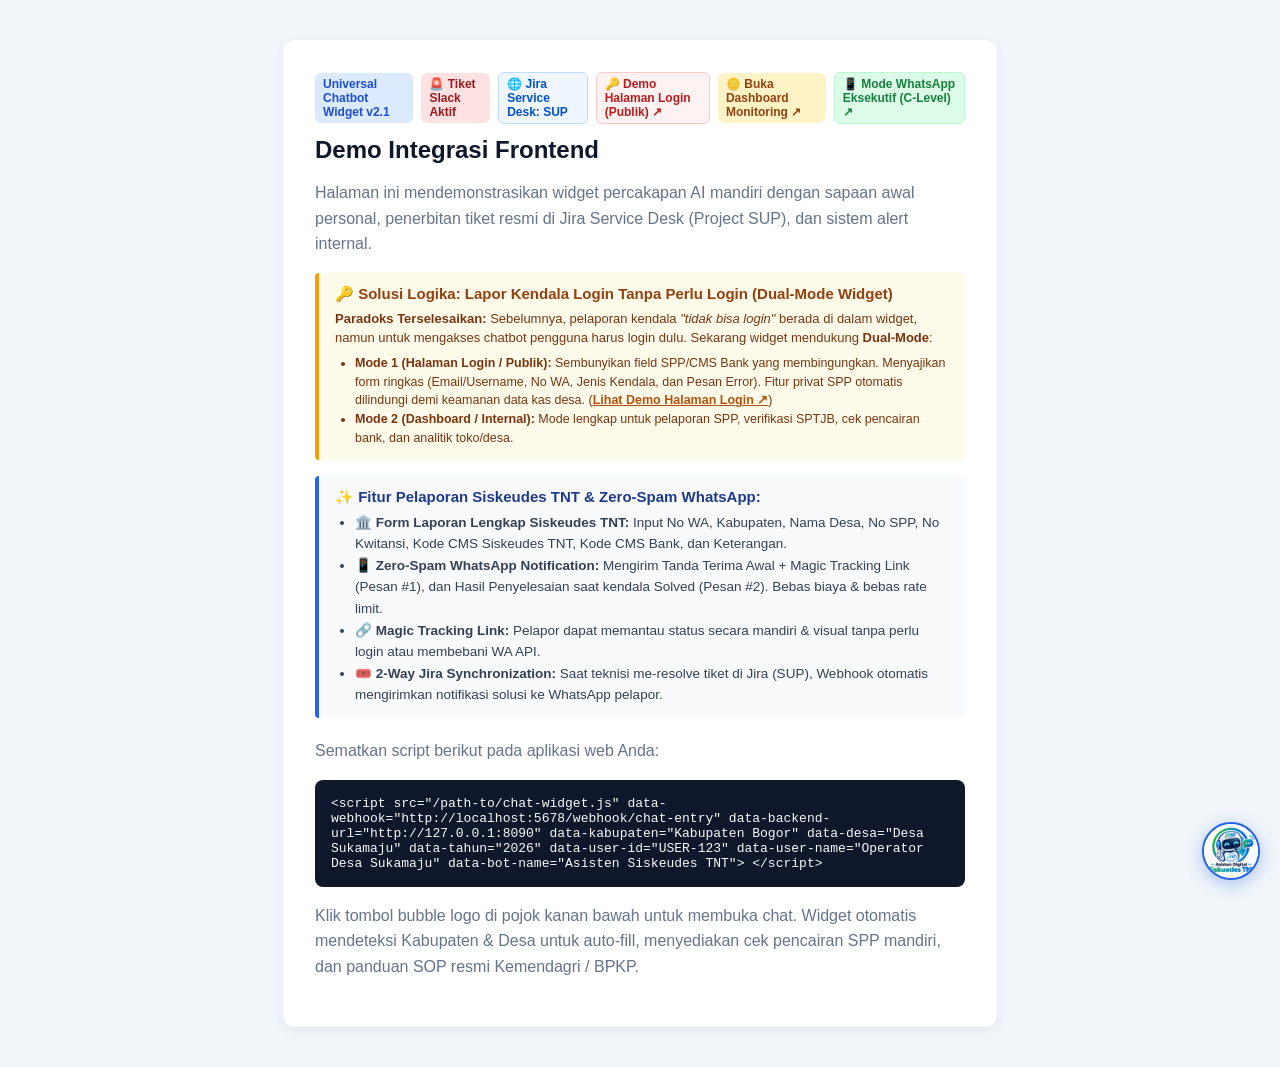
<file: package-frontend/index.html>
<!DOCTYPE html>
<html lang="id">
<head>
  <meta charset="UTF-8">
  <meta name="viewport" content="width=device-width, initial-scale=1.0">
  <title>Chatbot Widget Demo & Token Monitor</title>
  <style>
    body {
      font-family: -apple-system, BlinkMacSystemFont, "Segoe UI", Roboto, sans-serif;
      margin: 0;
      padding: 40px 20px;
      background: #f1f5f9;
      color: #1e293b;
      display: flex;
      flex-direction: column;
      align-items: center;
    }
    .demo-container {
      max-width: 650px;
      width: 100%;
      background: #ffffff;
      padding: 32px;
      border-radius: 12px;
      box-shadow: 0 4px 12px rgba(0, 0, 0, 0.05);
    }
    h1 {
      margin-top: 0;
      font-size: 24px;
      color: #0f172a;
    }
    p {
      color: #64748b;
      line-height: 1.6;
    }
    .code-box {
      background: #0f172a;
      color: #f8fafc;
      padding: 16px;
      border-radius: 8px;
      font-family: monospace;
      font-size: 13px;
      overflow-x: auto;
    }
    .badge-bar {
      display: flex;
      gap: 8px;
      align-items: center;
      margin-bottom: 12px;
    }
    .badge {
      display: inline-block;
      padding: 4px 8px;
      background: #dbeafe;
      color: #1d4ed8;
      border-radius: 6px;
      font-size: 12px;
      font-weight: 600;
    }
    .badge-token {
      background: #fef3c7;
      color: #92400e;
      text-decoration: none;
      transition: all 0.2s;
    }
    .badge-token:hover {
      background: #fde68a;
    }
  </style>
</head>
<body>
  <div class="demo-container">
    <div class="badge-bar">
      <div class="badge">Universal Chatbot Widget v2.1</div>
      <span class="badge" style="background:#fee2e2; color:#991b1b;">🚨 Tiket Slack Aktif</span>
      <span class="badge" style="background:#eff6ff; color:#0052cc; border: 1px solid #bfdbfe;">🌐 Jira Service Desk: SUP</span>
      <a href="login-demo.html" class="badge" style="background:#fef2f2; color:#b91c1c; border:1px solid #fecaca; text-decoration:none;">🔑 Demo Halaman Login (Publik) ↗</a>
      <a href="token-dashboard.html" class="badge badge-token" target="_blank">🪙 Buka Dashboard Monitoring ↗</a>
      <a href="whatsapp-executive-simulator.html" class="badge" style="background:#dcfce7; color:#15803d; border:1px solid #bbf7d0; text-decoration:none;" target="_blank">📱 Mode WhatsApp Eksekutif (C-Level) ↗</a>
    </div>
    <h1>Demo Integrasi Frontend</h1>
    <p>Halaman ini mendemonstrasikan widget percakapan AI mandiri dengan sapaan awal personal, penerbitan tiket resmi di Jira Service Desk (Project SUP), dan sistem alert internal.</p>

    <div style="background: #fffbeb; border-left: 4px solid #f59e0b; padding: 12px 16px; margin-bottom: 16px; border-radius: 4px;">
      <h3 style="margin: 0 0 6px 0; font-size: 15px; color: #92400e;">🔑 Solusi Logika: Lapor Kendala Login Tanpa Perlu Login (Dual-Mode Widget)</h3>
      <p style="margin: 0 0 6px 0; font-size: 13px; color: #78350f; line-height: 1.5;">
        <b>Paradoks Terselesaikan:</b> Sebelumnya, pelaporan kendala <i>"tidak bisa login"</i> berada di dalam widget, namun untuk mengakses chatbot pengguna harus login dulu. Sekarang widget mendukung <b>Dual-Mode</b>:
      </p>
      <ul style="margin: 0; padding-left: 20px; color: #78350f; font-size: 12.5px; line-height: 1.5;">
        <li><b>Mode 1 (Halaman Login / Publik):</b> Sembunyikan field SPP/CMS Bank yang membingungkan. Menyajikan form ringkas (Email/Username, No WA, Jenis Kendala, dan Pesan Error). Fitur privat SPP otomatis dilindungi demi keamanan data kas desa. (<a href="login-demo.html" style="color: #b45309; font-weight: 700;">Lihat Demo Halaman Login ↗</a>)</li>
        <li><b>Mode 2 (Dashboard / Internal):</b> Mode lengkap untuk pelaporan SPP, verifikasi SPTJB, cek pencairan bank, dan analitik toko/desa.</li>
      </ul>
    </div>
    
    <div style="background: #f8fafc; border-left: 4px solid #2563eb; padding: 12px 16px; margin-bottom: 20px; border-radius: 4px;">
      <h3 style="margin: 0 0 6px 0; font-size: 15px; color: #1e3a8a;">✨ Fitur Pelaporan Siskeudes TNT & Zero-Spam WhatsApp:</h3>
      <ul style="margin: 0; padding-left: 20px; color: #334155; font-size: 13.5px; line-height: 1.6;">
        <li><b>🏛️ Form Laporan Lengkap Siskeudes TNT:</b> Input No WA, Kabupaten, Nama Desa, No SPP, No Kwitansi, Kode CMS Siskeudes TNT, Kode CMS Bank, dan Keterangan.</li>
        <li><b>📱 Zero-Spam WhatsApp Notification:</b> Mengirim Tanda Terima Awal + Magic Tracking Link (Pesan #1), dan Hasil Penyelesaian saat kendala Solved (Pesan #2). Bebas biaya & bebas rate limit.</li>
        <li><b>🔗 Magic Tracking Link:</b> Pelapor dapat memantau status secara mandiri & visual tanpa perlu login atau membebani WA API.</li>
        <li><b>🎟️ 2-Way Jira Synchronization:</b> Saat teknisi me-resolve tiket di Jira (SUP), Webhook otomatis mengirimkan notifikasi solusi ke WhatsApp pelapor.</li>
      </ul>
    </div>

    <p>Sematkan script berikut pada aplikasi web Anda:</p>
    <div class="code-box">&lt;script 
  src="/path-to/chat-widget.js" 
  data-webhook="http://localhost:5678/webhook/chat-entry" 
  data-backend-url="http://127.0.0.1:8090"
  data-kabupaten="Kabupaten Bogor"
  data-desa="Desa Sukamaju"
  data-tahun="2026"
  data-user-id="USER-123"
  data-user-name="Operator Desa Sukamaju"
  data-bot-name="Asisten Siskeudes TNT"&gt;
&lt;/script&gt;</div>
    <p>Klik tombol bubble logo di pojok kanan bawah untuk membuka chat. Widget otomatis mendeteksi Kabupaten & Desa untuk auto-fill, menyediakan cek pencairan SPP mandiri, dan panduan SOP resmi Kemendagri / BPKP.</p>
  </div>

  <!-- Embed widget langsung dengan data-backend-url dan multi-kabupaten context -->
  <script 
    src="./chat-widget.js" 
    data-webhook="http://localhost:5678/webhook/chat-entry" 
    data-backend-url="http://127.0.0.1:8090"
    data-kabupaten="Kabupaten Bogor"
    data-desa="Desa Sukamaju"
    data-tahun="2026"
    data-user-id="DEMO-USER-001"
    data-user-name="Operator Desa Sukamaju"
    data-bot-name="Asisten Siskeudes TNT">
  </script>
</body>
</html>
</file>
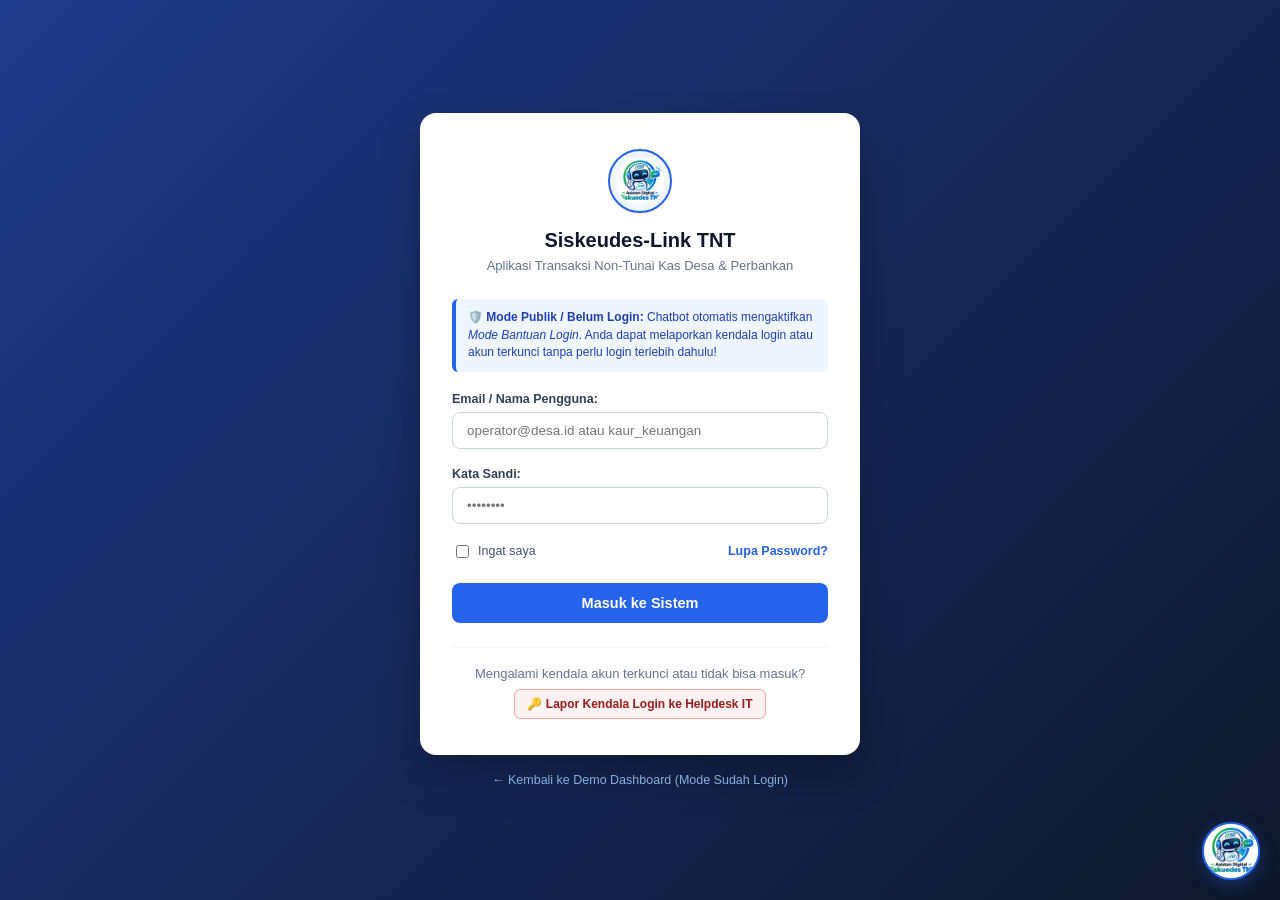
<file: package-frontend/login-demo.html>
<!DOCTYPE html>
<html lang="id">
<head>
  <meta charset="UTF-8">
  <meta name="viewport" content="width=device-width, initial-scale=1.0">
  <title>Login - Siskeudes TNT & Transaksi Non-Tunai</title>
  <style>
    * { box-sizing: border-box; }
    body {
      font-family: -apple-system, BlinkMacSystemFont, "Segoe UI", Roboto, sans-serif;
      margin: 0;
      padding: 0;
      min-height: 100vh;
      background: linear-gradient(135deg, #1e3a8a 0%, #0f172a 100%);
      display: flex;
      flex-direction: column;
      align-items: center;
      justify-content: center;
      color: #1e293b;
      padding: 20px;
    }
    .login-card {
      background: #ffffff;
      width: 100%;
      max-width: 440px;
      padding: 36px 32px;
      border-radius: 16px;
      box-shadow: 0 20px 40px rgba(0, 0, 0, 0.25);
      position: relative;
    }
    .login-header {
      text-align: center;
      margin-bottom: 26px;
    }
    .login-logo {
      width: 64px;
      height: 64px;
      border-radius: 50%;
      background: #eff6ff;
      border: 2px solid #2563eb;
      padding: 6px;
      margin-bottom: 12px;
      object-fit: contain;
    }
    .login-title {
      font-size: 20px;
      font-weight: 800;
      color: #0f172a;
      margin: 0 0 6px 0;
    }
    .login-subtitle {
      font-size: 13px;
      color: #64748b;
      margin: 0;
    }
    .alert-info-box {
      background: #eff6ff;
      border-left: 4px solid #2563eb;
      padding: 10px 12px;
      border-radius: 6px;
      font-size: 12px;
      color: #1e40af;
      margin-bottom: 20px;
      line-height: 1.45;
    }
    .form-group {
      margin-bottom: 18px;
    }
    .form-label {
      display: block;
      font-size: 12.5px;
      font-weight: 700;
      color: #334155;
      margin-bottom: 6px;
    }
    .form-input {
      width: 100%;
      padding: 10px 14px;
      border: 1.5px solid #cbd5e1;
      border-radius: 8px;
      font-size: 13.5px;
      font-family: inherit;
      outline: none;
      transition: border-color 0.2s, box-shadow 0.2s;
    }
    .form-input:focus {
      border-color: #2563eb;
      box-shadow: 0 0 0 3px rgba(37,99,235,0.15);
    }
    .form-actions {
      display: flex;
      justify-content: space-between;
      align-items: center;
      font-size: 12.5px;
      margin-bottom: 22px;
    }
    .forgot-link {
      color: #2563eb;
      text-decoration: none;
      font-weight: 600;
      cursor: pointer;
    }
    .forgot-link:hover { text-decoration: underline; }
    .btn-login {
      width: 100%;
      background: #2563eb;
      color: #ffffff;
      border: none;
      padding: 12px;
      font-size: 14.5px;
      font-weight: 700;
      border-radius: 8px;
      cursor: pointer;
      transition: background 0.2s;
    }
    .btn-login:hover { background: #1d4ed8; }
    
    .login-footer-help {
      margin-top: 24px;
      padding-top: 18px;
      border-top: 1px solid #f1f5f9;
      text-align: center;
      font-size: 13px;
      color: #64748b;
    }
    .btn-help-login {
      display: inline-flex;
      align-items: center;
      gap: 6px;
      background: #fef2f2;
      border: 1px solid #fca5a5;
      color: #991b1b;
      padding: 7px 12px;
      border-radius: 6px;
      font-size: 12px;
      font-weight: 700;
      cursor: pointer;
      margin-top: 8px;
      transition: all 0.2s;
    }
    .btn-help-login:hover {
      background: #fee2e2;
    }
    .back-nav {
      margin-top: 18px;
      font-size: 12.5px;
    }
    .back-nav a {
      color: #93c5fd;
      text-decoration: none;
    }
    .back-nav a:hover { text-decoration: underline; }
  </style>
</head>
<body>

  <div class="login-card">
    <div class="login-header">
      <img src="./assets/logo-siskeudes-tnt.png" alt="Siskeudes TNT" class="login-logo" onerror="this.src='https://via.placeholder.com/64?text=TNT'">
      <h1 class="login-title">Siskeudes-Link TNT</h1>
      <p class="login-subtitle">Aplikasi Transaksi Non-Tunai Kas Desa & Perbankan</p>
    </div>

    <div class="alert-info-box">
      🛡️ <b>Mode Publik / Belum Login:</b> Chatbot otomatis mengaktifkan <i>Mode Bantuan Login</i>. Anda dapat melaporkan kendala login atau akun terkunci tanpa perlu login terlebih dahulu!
    </div>

    <form onsubmit="event.preventDefault(); alert('Ini adalah halaman simulasi login.');">
      <div class="form-group">
        <label class="form-label">Email / Nama Pengguna:</label>
        <input type="text" class="form-input" placeholder="operator@desa.id atau kaur_keuangan" required />
      </div>

      <div class="form-group">
        <label class="form-label">Kata Sandi:</label>
        <input type="password" class="form-input" placeholder="••••••••" required />
      </div>

      <div class="form-actions">
        <label style="display: flex; align-items: center; gap: 6px; cursor: pointer; color: #475569;">
          <input type="checkbox" /> Ingat saya
        </label>
        <a href="#" class="forgot-link" onclick="if(window.__openLoginIssueForm) window.__openLoginIssueForm(); return false;">Lupa Password?</a>
      </div>

      <button type="submit" class="btn-login">Masuk ke Sistem</button>
    </form>

    <div class="login-footer-help">
      <div>Mengalami kendala akun terkunci atau tidak bisa masuk?</div>
      <button type="button" class="btn-help-login" onclick="if(window.__openLoginIssueForm) window.__openLoginIssueForm();">
        🔑 Lapor Kendala Login ke Helpdesk IT
      </button>
    </div>
  </div>

  <div class="back-nav">
    <a href="index.html">← Kembali ke Demo Dashboard (Mode Sudah Login)</a>
  </div>

  <!-- Embed Widget Khusus Mode Login (data-mode="login") -->
  <script 
    src="./chat-widget.js" 
    data-mode="login"
    data-webhook="http://localhost:5678/webhook/chat-entry" 
    data-backend-url="http://127.0.0.1:8090"
    data-bot-name="Helpdesk Login Siskeudes TNT">
  </script>
</body>
</html>
</file>
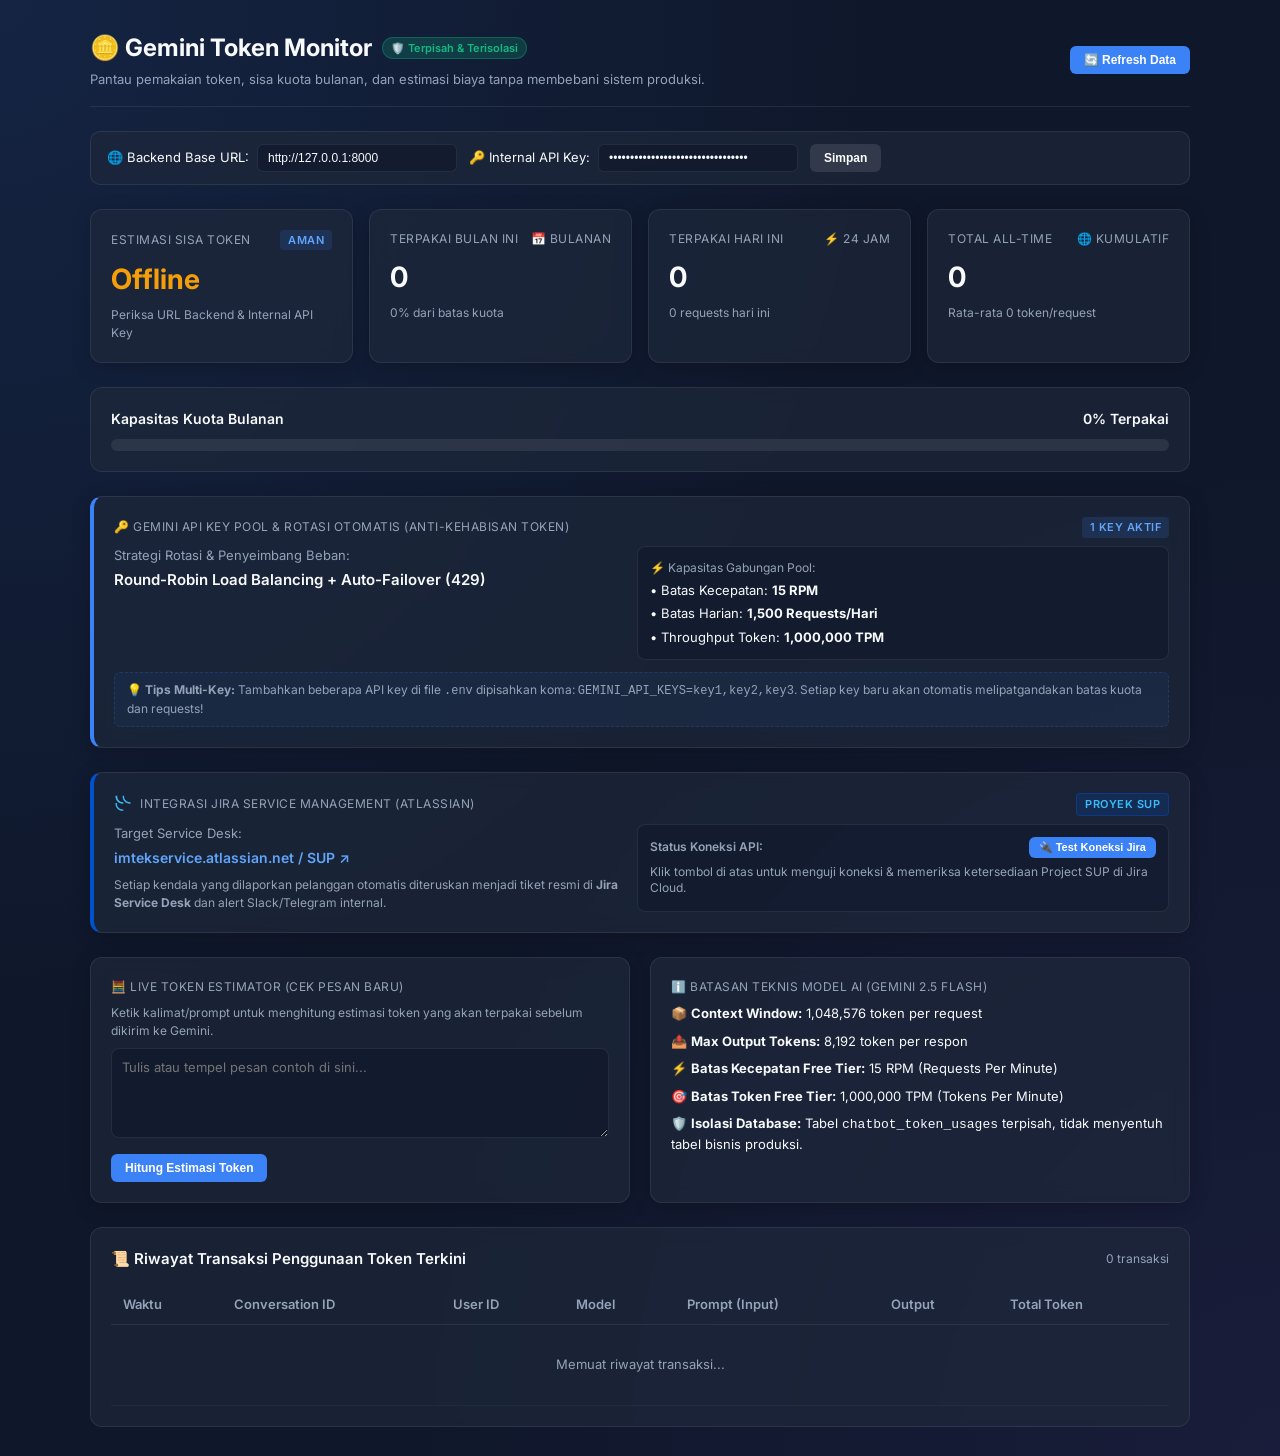
<file: package-frontend/token-dashboard.html>
<!DOCTYPE html>
<html lang="id">
<head>
  <meta charset="UTF-8">
  <meta name="viewport" content="width=device-width, initial-scale=1.0">
  <title>Dashboard Sisa & Pemakaian Token Gemini AI (Terpisah)</title>
  <link rel="preconnect" href="https://fonts.googleapis.com">
  <link rel="preconnect" href="https://fonts.gstatic.com" crossorigin>
  <link href="https://fonts.googleapis.com/css2?family=Inter:wght@400;500;600;700&display=swap" rel="stylesheet">
  <style>
    :root {
      --bg: #0f172a;
      --card-bg: rgba(30, 41, 59, 0.7);
      --card-border: rgba(255, 255, 255, 0.08);
      --text-main: #f8fafc;
      --text-muted: #94a3b8;
      --primary: #3b82f6;
      --primary-hover: #2563eb;
      --success: #10b981;
      --warning: #f59e0b;
      --danger: #ef4444;
      --glow-blue: rgba(59, 130, 246, 0.15);
    }

    * { box-sizing: border-box; margin: 0; padding: 0; }
    body {
      font-family: 'Inter', sans-serif;
      background-color: var(--bg);
      background-image: radial-gradient(at 0% 0%, rgba(59, 130, 246, 0.12) 0px, transparent 50%),
                        radial-gradient(at 100% 100%, rgba(139, 92, 246, 0.08) 0px, transparent 50%);
      color: var(--text-main);
      min-height: 100vh;
      padding: 30px 20px;
      line-height: 1.5;
    }

    .container {
      max-width: 1100px;
      margin: 0 auto;
    }

    /* Header */
    .header {
      display: flex;
      flex-wrap: wrap;
      justify-content: space-between;
      align-items: center;
      margin-bottom: 24px;
      padding-bottom: 16px;
      border-bottom: 1px solid var(--card-border);
    }
    .title-group h1 {
      font-size: 24px;
      font-weight: 700;
      display: flex;
      align-items: center;
      gap: 10px;
    }
    .badge-isolated {
      font-size: 11px;
      background: rgba(16, 185, 129, 0.2);
      color: var(--success);
      border: 1px solid rgba(16, 185, 129, 0.3);
      padding: 2px 8px;
      border-radius: 12px;
      font-weight: 600;
    }
    .subtitle {
      font-size: 13px;
      color: var(--text-muted);
      margin-top: 4px;
    }

    /* Config Bar */
    .config-bar {
      display: flex;
      gap: 12px;
      flex-wrap: wrap;
      background: var(--card-bg);
      border: 1px solid var(--card-border);
      border-radius: 10px;
      padding: 12px 16px;
      margin-bottom: 24px;
      align-items: center;
      backdrop-filter: blur(8px);
    }
    .config-item {
      display: flex;
      align-items: center;
      gap: 8px;
      font-size: 13px;
    }
    .config-input {
      background: rgba(15, 23, 42, 0.6);
      border: 1px solid var(--card-border);
      border-radius: 6px;
      color: var(--text-main);
      padding: 6px 10px;
      font-size: 12px;
      outline: none;
      min-width: 200px;
    }
    .config-input:focus { border-color: var(--primary); }
    .btn {
      background: var(--primary);
      color: #fff;
      border: none;
      border-radius: 6px;
      padding: 7px 14px;
      font-size: 12px;
      font-weight: 600;
      cursor: pointer;
      display: inline-flex;
      align-items: center;
      gap: 6px;
      transition: all 0.2s;
    }
    .btn:hover { background: var(--primary-hover); transform: translateY(-1px); }

    /* Grid Stats */
    .stats-grid {
      display: grid;
      grid-template-columns: repeat(auto-fit, minmax(240px, 1fr));
      gap: 16px;
      margin-bottom: 24px;
    }
    .card {
      background: var(--card-bg);
      border: 1px solid var(--card-border);
      border-radius: 12px;
      padding: 20px;
      backdrop-filter: blur(8px);
      box-shadow: 0 4px 20px rgba(0, 0, 0, 0.2);
      transition: transform 0.2s;
    }
    .card:hover { transform: translateY(-2px); }
    .card-label {
      font-size: 12px;
      text-transform: uppercase;
      letter-spacing: 0.5px;
      color: var(--text-muted);
      margin-bottom: 8px;
      display: flex;
      justify-content: space-between;
      align-items: center;
    }
    .card-val {
      font-size: 28px;
      font-weight: 700;
      color: var(--text-main);
    }
    .card-val.success { color: var(--success); }
    .card-val.warning { color: var(--warning); }
    .card-val.danger { color: var(--danger); }
    .card-sub {
      font-size: 12px;
      color: var(--text-muted);
      margin-top: 6px;
    }

    /* Progress Quota Bar */
    .progress-section {
      background: var(--card-bg);
      border: 1px solid var(--card-border);
      border-radius: 12px;
      padding: 20px;
      margin-bottom: 24px;
      backdrop-filter: blur(8px);
    }
    .progress-header {
      display: flex;
      justify-content: space-between;
      align-items: center;
      margin-bottom: 10px;
      font-size: 14px;
      font-weight: 600;
    }
    .progress-track {
      height: 12px;
      background: rgba(255, 255, 255, 0.08);
      border-radius: 6px;
      overflow: hidden;
      position: relative;
    }
    .progress-fill {
      height: 100%;
      background: linear-gradient(90deg, #3b82f6, #10b981);
      border-radius: 6px;
      transition: width 0.6s ease;
      width: 0%;
    }
    .progress-fill.warning { background: linear-gradient(90deg, #3b82f6, #f59e0b); }
    .progress-fill.danger { background: linear-gradient(90deg, #f59e0b, #ef4444); }

    /* Split Section: Calculator & Info */
    .split-grid {
      display: grid;
      grid-template-columns: 1fr 1fr;
      gap: 20px;
      margin-bottom: 24px;
    }
    @media (max-width: 768px) {
      .split-grid { grid-template-columns: 1fr; }
    }

    .calc-box textarea {
      width: 100%;
      height: 90px;
      background: rgba(15, 23, 42, 0.6);
      border: 1px solid var(--card-border);
      border-radius: 8px;
      color: #fff;
      padding: 10px;
      font-family: inherit;
      font-size: 13px;
      resize: vertical;
      outline: none;
      margin-bottom: 10px;
    }
    .calc-box textarea:focus { border-color: var(--primary); }
    .calc-result {
      margin-top: 10px;
      padding: 10px;
      border-radius: 6px;
      background: rgba(59, 130, 246, 0.1);
      border: 1px solid rgba(59, 130, 246, 0.2);
      font-size: 13px;
      display: none;
    }

    /* History Table */
    .table-section {
      background: var(--card-bg);
      border: 1px solid var(--card-border);
      border-radius: 12px;
      padding: 20px;
      overflow-x: auto;
      backdrop-filter: blur(8px);
    }
    .table-header {
      display: flex;
      justify-content: space-between;
      align-items: center;
      margin-bottom: 14px;
    }
    table {
      width: 100%;
      border-collapse: collapse;
      font-size: 13px;
      text-align: left;
    }
    th {
      padding: 10px 12px;
      border-bottom: 1px solid var(--card-border);
      color: var(--text-muted);
      font-weight: 600;
    }
    td {
      padding: 10px 12px;
      border-bottom: 1px solid rgba(255, 255, 255, 0.04);
      color: var(--text-main);
    }
    tr:hover td { background: rgba(255, 255, 255, 0.02); }
    .pill {
      display: inline-block;
      padding: 2px 8px;
      border-radius: 4px;
      font-size: 11px;
      font-weight: 600;
    }
    .pill-model { background: rgba(59, 130, 246, 0.15); color: #60a5fa; }
    .empty-state { text-align: center; padding: 30px; color: var(--text-muted); }
  </style>
</head>
<body>

  <div class="container">
    <!-- Header -->
    <div class="header">
      <div class="title-group">
        <h1>🪙 Gemini Token Monitor <span class="badge-isolated">🛡️ Terpisah & Terisolasi</span></h1>
        <p class="subtitle">Pantau pemakaian token, sisa kuota bulanan, dan estimasi biaya tanpa membebani sistem produksi.</p>
      </div>
      <div>
        <button id="btn-refresh" class="btn">🔄 Refresh Data</button>
      </div>
    </div>

    <!-- Connection Bar -->
    <div class="config-bar">
      <div class="config-item">
        <span>🌐 Backend Base URL:</span>
        <input type="text" id="cfg-backend-url" class="config-input" value="http://127.0.0.1:8000" placeholder="http://127.0.0.1:8000">
      </div>
      <div class="config-item">
        <span>🔑 Internal API Key:</span>
        <input type="password" id="cfg-api-key" class="config-input" value="your_secure_internal_api_key_here" placeholder="X-Internal-API-Key">
      </div>
      <button id="btn-save-cfg" class="btn" style="background: rgba(255,255,255,0.1);">Simpan</button>
    </div>

    <!-- Top Stats Cards -->
    <div class="stats-grid">
      <!-- Sisa Token -->
      <div class="card">
        <div class="card-label">
          <span>Estimasi Sisa Token</span>
          <span id="badge-status" class="pill pill-model">Aman</span>
        </div>
        <div id="val-remaining" class="card-val success">Loading...</div>
        <div id="sub-remaining" class="card-sub">dari batas kuota bulanan</div>
      </div>

      <!-- Terpakai Bulan Ini -->
      <div class="card">
        <div class="card-label">
          <span>Terpakai Bulan Ini</span>
          <span>📅 Bulanan</span>
        </div>
        <div id="val-used-month" class="card-val">0</div>
        <div id="sub-used-month" class="card-sub">0% dari batas kuota</div>
      </div>

      <!-- Terpakai Hari Ini -->
      <div class="card">
        <div class="card-label">
          <span>Terpakai Hari Ini</span>
          <span>⚡ 24 Jam</span>
        </div>
        <div id="val-today" class="card-val">0</div>
        <div id="sub-today" class="card-sub">0 requests hari ini</div>
      </div>

      <!-- Total Sepanjang Waktu -->
      <div class="card">
        <div class="card-label">
          <span>Total All-Time</span>
          <span>🌐 Kumulatif</span>
        </div>
        <div id="val-alltime" class="card-val">0</div>
        <div id="sub-alltime" class="card-sub">Rata-rata 0 token/request</div>
      </div>
    </div>

    <!-- Quota Progress Bar -->
    <div class="progress-section">
      <div class="progress-header">
        <span>Kapasitas Kuota Bulanan</span>
        <span id="label-percent">0% Terpakai</span>
      </div>
      <div class="progress-track">
        <div id="progress-bar" class="progress-fill"></div>
      </div>
    </div>

    <!-- 🔑 Gemini API Key Pool & Rotator Card -->
    <div class="card" style="margin-bottom: 24px; border-left: 4px solid var(--primary);">
      <div class="card-label">
        <span style="display:flex; align-items:center; gap:8px;">🔑 Gemini API Key Pool & Rotasi Otomatis (Anti-Kehabisan Token)</span>
        <span id="badge-key-count" class="pill pill-model">1 Key Aktif</span>
      </div>
      <div style="display:flex; justify-content:space-between; flex-wrap:wrap; gap:16px; margin-top:8px;">
        <div style="flex: 1; min-width: 250px;">
          <div style="font-size:13px; color:var(--text-muted); margin-bottom:4px;">Strategi Rotasi & Penyeimbang Beban:</div>
          <div id="val-key-strategy" style="font-size:15px; font-weight:600; color:var(--text-main);">Round-Robin Load Balancing + Auto-Failover (429)</div>
          <div id="val-key-list" style="margin-top:10px; display:flex; gap:6px; flex-wrap:wrap;"></div>
        </div>
        <div style="flex: 1; min-width: 250px; background:rgba(15,23,42,0.5); padding:12px; border-radius:8px; border:1px solid var(--card-border);">
          <div style="font-size:12px; color:var(--text-muted); margin-bottom:4px;">⚡ Kapasitas Gabungan Pool:</div>
          <div style="font-size:13px; display:flex; flex-direction:column; gap:4px;">
            <div>• Batas Kecepatan: <b id="val-combined-rpm">15 RPM</b></div>
            <div>• Batas Harian: <b id="val-combined-rpd">1,500 Requests/Hari</b></div>
            <div>• Throughput Token: <b id="val-combined-tpm">1,000,000 TPM</b></div>
          </div>
        </div>
      </div>
      <div style="margin-top:12px; font-size:12px; color:var(--text-muted); background:rgba(59,130,246,0.06); padding:8px 12px; border-radius:6px; border:1px dashed rgba(59,130,246,0.2);">
        💡 <b>Tips Multi-Key:</b> Tambahkan beberapa API key di file <code>.env</code> dipisahkan koma: <code>GEMINI_API_KEYS=key1,key2,key3</code>. Setiap key baru akan otomatis melipatgandakan batas kuota dan requests!
      </div>
    </div>

    <!-- 🌐 Jira Service Management (Proyek SUP) -->
    <div class="card" style="margin-bottom: 24px; border-left: 4px solid #0052cc;">
      <div class="card-label">
        <span style="display:flex; align-items:center; gap:8px;">
          <svg width="18" height="18" viewBox="0 0 24 24" fill="#38bdf8"><path d="M11.53 2c0 5.25 4.28 9.53 9.53 9.53h.94v-1.88h-.94c-4.22 0-7.65-3.43-7.65-7.65V1.06h-1.88V2zm-9.53 9.53c0 5.25 4.28 9.53 9.53 9.53h.94v-1.88h-.94c-4.22 0-7.65-3.43-7.65-7.65v-.94H2v.94zm0-9.53c0 5.25 4.28 9.53 9.53 9.53h.94V9.65h-.94C7.81 9.65 4.38 6.22 4.38 2V1.06H2V2z"/></svg>
          Integrasi Jira Service Management (Atlassian)
        </span>
        <span id="badge-jira-status" class="pill" style="background: rgba(0, 82, 204, 0.2); color: #38bdf8; border: 1px solid rgba(0, 82, 204, 0.4);">Proyek SUP</span>
      </div>
      <div style="display:flex; justify-content:space-between; flex-wrap:wrap; gap:16px; margin-top:8px;">
        <div style="flex: 1; min-width: 250px;">
          <div style="font-size:13px; color:var(--text-muted); margin-bottom:4px;">Target Service Desk:</div>
          <div style="font-size:14px; font-weight:600; color:var(--text-main);">
            <a href="https://imtekservice.atlassian.net/jira/servicedesk/projects/SUP/getting-started" target="_blank" rel="noopener noreferrer" style="color: #60a5fa; text-decoration: none;">
              imtekservice.atlassian.net / SUP ↗
            </a>
          </div>
          <div style="margin-top: 8px; font-size: 12px; color: var(--text-muted); line-height: 1.5;">
            Setiap kendala yang dilaporkan pelanggan otomatis diteruskan menjadi tiket resmi di <b>Jira Service Desk</b> dan alert Slack/Telegram internal.
          </div>
        </div>
        <div style="flex: 1; min-width: 280px; background:rgba(15,23,42,0.5); padding:12px; border-radius:8px; border:1px solid var(--card-border);">
          <div style="display: flex; justify-content: space-between; align-items: center; margin-bottom: 6px;">
            <div style="font-size:12px; color:var(--text-muted); font-weight:600;">Status Koneksi API:</div>
            <button id="btn-test-jira" class="btn" style="padding: 4px 10px; font-size: 11px;">🔌 Test Koneksi Jira</button>
          </div>
          <div id="jira-test-result" style="font-size:12px; color:var(--text-muted); line-height: 1.4;">
            Klik tombol di atas untuk menguji koneksi & memeriksa ketersediaan Project SUP di Jira Cloud.
          </div>
        </div>
      </div>
    </div>

    <!-- Live Calculator & Model Limits -->
    <div class="split-grid">
      <!-- Live Calculator -->
      <div class="card calc-box">
        <div class="card-label">🧮 Live Token Estimator (Cek Pesan Baru)</div>
        <p style="font-size: 12px; color: var(--text-muted); margin-bottom: 8px;">
          Ketik kalimat/prompt untuk menghitung estimasi token yang akan terpakai sebelum dikirim ke Gemini.
        </p>
        <textarea id="calc-input" placeholder="Tulis atau tempel pesan contoh di sini..."></textarea>
        <button id="btn-calc" class="btn">Hitung Estimasi Token</button>
        <div id="calc-result" class="calc-result"></div>
      </div>

      <!-- Model Specifications -->
      <div class="card">
        <div class="card-label">ℹ️ Batasan Teknis Model AI (Gemini 2.5 Flash)</div>
        <ul style="list-style: none; font-size: 13px; display: flex; flex-direction: column; gap: 8px; margin-top: 8px;">
          <li>📦 <b>Context Window:</b> 1,048,576 token per request</li>
          <li>📤 <b>Max Output Tokens:</b> 8,192 token per respon</li>
          <li>⚡ <b>Batas Kecepatan Free Tier:</b> 15 RPM (Requests Per Minute)</li>
          <li>🎯 <b>Batas Token Free Tier:</b> 1,000,000 TPM (Tokens Per Minute)</li>
          <li>🛡️ <b>Isolasi Database:</b> Tabel <code>chatbot_token_usages</code> terpisah, tidak menyentuh tabel bisnis produksi.</li>
        </ul>
      </div>
    </div>

    <!-- History Table -->
    <div class="table-section">
      <div class="table-header">
        <div style="font-size: 15px; font-weight: 600;">📜 Riwayat Transaksi Penggunaan Token Terkini</div>
        <span id="history-total" style="font-size: 12px; color: var(--text-muted);">0 transaksi</span>
      </div>
      <table>
        <thead>
          <tr>
            <th>Waktu</th>
            <th>Conversation ID</th>
            <th>User ID</th>
            <th>Model</th>
            <th>Prompt (Input)</th>
            <th>Output</th>
            <th>Total Token</th>
          </tr>
        </thead>
        <tbody id="history-tbody">
          <tr>
            <td colspan="7" class="empty-state">Memuat riwayat transaksi...</td>
          </tr>
        </tbody>
      </table>
    </div>
  </div>

  <script>
    const STORAGE_KEY_URL = 'chatbot_token_backend_url';
    const STORAGE_KEY_KEY = 'chatbot_token_api_key';

    const inputUrl = document.getElementById('cfg-backend-url');
    const inputKey = document.getElementById('cfg-api-key');

    // Load saved settings
    if (localStorage.getItem(STORAGE_KEY_URL)) inputUrl.value = localStorage.getItem(STORAGE_KEY_URL);
    if (localStorage.getItem(STORAGE_KEY_KEY)) inputKey.value = localStorage.getItem(STORAGE_KEY_KEY);

    document.getElementById('btn-save-cfg').addEventListener('click', () => {
      localStorage.setItem(STORAGE_KEY_URL, inputUrl.value.trim());
      localStorage.setItem(STORAGE_KEY_KEY, inputKey.value.trim());
      loadData();
    });

    document.getElementById('btn-refresh').addEventListener('click', loadData);

    async function loadData() {
      const baseUrl = inputUrl.value.trim().replace(/\/+$/, '');
      const apiKey = inputKey.value.trim();

      try {
        const res = await fetch(`${baseUrl}/api/v1/ai/tokens/summary`, {
          headers: {
            'X-Internal-API-Key': apiKey,
            'Accept': 'application/json'
          }
        });

        if (!res.ok) throw new Error(`HTTP ${res.status}`);
        const data = await res.json();
        renderSummary(data);
      } catch (err) {
        console.warn('Gagal memuat ringkasan token:', err);
        document.getElementById('val-remaining').innerText = 'Offline';
        document.getElementById('val-remaining').className = 'card-val warning';
        document.getElementById('sub-remaining').innerText = 'Periksa URL Backend & Internal API Key';
      }

      // Load History
      try {
        const resHistory = await fetch(`${baseUrl}/api/v1/ai/tokens/history?limit=15`, {
          headers: {
            'X-Internal-API-Key': apiKey,
            'Accept': 'application/json'
          }
        });
        if (resHistory.ok) {
          const histData = await resHistory.json();
          renderHistory(histData.data || {});
        }
      } catch (err) {
        console.warn('Gagal memuat riwayat:', err);
      }
    }

    function renderSummary(data) {
      const q = data.quota || {};
      const u = data.usage || {};

      // Sisa Token
      const remVal = document.getElementById('val-remaining');
      const remSub = document.getElementById('sub-remaining');
      const badge = document.getElementById('badge-status');

      if (q.remaining_tokens !== null) {
        remVal.innerText = Number(q.remaining_tokens).toLocaleString();
        remSub.innerText = `dari batas kuota ${Number(q.monthly_limit).toLocaleString()} token`;
      } else {
        remVal.innerText = 'Unlimited';
        remSub.innerText = 'Batas kuota tidak dibatasi (0)';
      }

      badge.innerText = q.status_label || 'Aman';
      remVal.className = 'card-val ' + (q.status === 'exceeded' ? 'danger' : (q.status === 'warning' ? 'warning' : 'success'));

      // Terpakai Bulan Ini
      document.getElementById('val-used-month').innerText = Number(q.used_this_month || 0).toLocaleString();
      document.getElementById('sub-used-month').innerText = `${q.used_percentage || 0}% terpakai`;

      // Terpakai Hari Ini
      const today = u.today || {};
      document.getElementById('val-today').innerText = Number(today.total || 0).toLocaleString();
      document.getElementById('sub-today').innerText = `${Number(today.requests || 0)} requests hari ini`;

      // All Time
      const allTime = u.all_time || {};
      document.getElementById('val-alltime').innerText = Number(allTime.total || 0).toLocaleString();
      document.getElementById('sub-alltime').innerText = `Rata-rata ${u.avg_tokens_per_request || 0} token/request`;

      // Progress Bar
      const pBar = document.getElementById('progress-bar');
      const pLabel = document.getElementById('label-percent');
      const pct = Math.min(100, q.used_percentage || 0);
      pBar.style.width = pct + '%';
      pLabel.innerText = `${pct}% Terpakai (${Number(q.used_this_month || 0).toLocaleString()} / ${Number(q.monthly_limit || 0).toLocaleString()})`;
      pBar.className = 'progress-fill ' + (q.status === 'exceeded' ? 'danger' : (q.status === 'warning' ? 'warning' : ''));

      // 🔑 Key Pool & Rotator Data
      const kp = data.key_pool || {};
      const totalKeys = kp.total_keys || 1;
      document.getElementById('badge-key-count').innerText = `${totalKeys} Key Aktif`;
      document.getElementById('val-key-strategy').innerText = kp.rotation_strategy || 'Single Key Mode';

      const keyListDiv = document.getElementById('val-key-list');
      if (Array.isArray(kp.keys) && kp.keys.length > 0) {
        keyListDiv.innerHTML = kp.keys.map(k => `
          <span style="font-size:11px; font-family:monospace; background:rgba(255,255,255,0.08); padding:3px 8px; border-radius:4px; border:1px solid rgba(255,255,255,0.1);">
            🔑 ${k.masked}
          </span>
        `).join('');
      } else {
        keyListDiv.innerHTML = '<span style="font-size:12px; color:var(--text-muted);">Default API Key</span>';
      }

      const limits = data.model_limits || {};
      document.getElementById('val-combined-rpm').innerText = limits.combined_rpm || '15 RPM';
      document.getElementById('val-combined-rpd').innerText = limits.combined_rpd || '1,500 RPD';
      document.getElementById('val-combined-tpm').innerText = limits.combined_tpm || '1,000,000 TPM';
    }

    function renderHistory(hist) {
      const tbody = document.getElementById('history-tbody');
      const items = hist.data || [];
      document.getElementById('history-total').innerText = `${hist.total || items.length} transaksi tercatat`;

      if (items.length === 0) {
        tbody.innerHTML = '<tr><td colspan="7" class="empty-state">Belum ada riwayat transaksi token. Chatbot siap digunakan!</td></tr>';
        return;
      }

      tbody.innerHTML = items.map(item => `
        <tr>
          <td><small>${item.created_at ? new Date(item.created_at).toLocaleTimeString() : '-'}</small></td>
          <td><code>${item.conversation_id || '-'}</code></td>
          <td>${item.user_id || 'guest'}</td>
          <td><span class="pill pill-model">${item.model || 'gemini-2.5-flash'}</span></td>
          <td>${Number(item.prompt_tokens || 0).toLocaleString()}</td>
          <td>${Number(item.completion_tokens || 0).toLocaleString()}</td>
          <td><b>${Number(item.total_tokens || 0).toLocaleString()}</b></td>
        </tr>
      `).join('');
    }

    // Live Token Estimator
    document.getElementById('btn-calc').addEventListener('click', async () => {
      const text = document.getElementById('calc-input').value.trim();
      const resDiv = document.getElementById('calc-result');
      if (!text) {
        resDiv.style.display = 'none';
        return;
      }

      const baseUrl = inputUrl.value.trim().replace(/\/+$/, '');
      const apiKey = inputKey.value.trim();

      resDiv.style.display = 'block';
      resDiv.innerText = 'Menghitung estimasi token...';

      try {
        const res = await fetch(`${baseUrl}/api/v1/ai/tokens/count`, {
          method: 'POST',
          headers: {
            'Content-Type': 'application/json',
            'X-Internal-API-Key': apiKey,
            'Accept': 'application/json'
          },
          body: JSON.stringify({ text })
        });

        const data = await res.json();
        resDiv.innerHTML = `
          🪙 <b>Estimasi Token: ${data.total_tokens} token</b><br>
          <small>Panjang Karakter: ${data.char_count} | Metode: ${data.method === 'gemini_api_live' ? 'Gemini API Live' : 'Heuristik Cepat'}</small>
        `;
      } catch (err) {
        // Fallback hitung lokal
        const estTokens = Math.max(1, Math.ceil(text.length / 3.5));
        resDiv.innerHTML = `🪙 <b>Estimasi Lokal: ~${estTokens} token</b> (${text.length} karakter)`;
      }
    });

    // Test Koneksi Jira Service Desk
    document.getElementById('btn-test-jira').addEventListener('click', async () => {
      const resDiv = document.getElementById('jira-test-result');
      const badge = document.getElementById('badge-jira-status');
      const baseUrl = inputUrl.value.trim().replace(/\/+$/, '');
      const apiKey = inputKey.value.trim();

      resDiv.innerHTML = '<span style="color:#60a5fa;">⏳ Menghubungi Atlassian Jira Cloud REST API...</span>';

      try {
        const res = await fetch(`${baseUrl}/api/v1/jira/test-connection`, {
          method: 'POST',
          headers: {
            'X-Internal-API-Key': apiKey,
            'Accept': 'application/json'
          }
        });

        const data = await res.json();
        if (data.success) {
          badge.style.background = 'rgba(16, 185, 129, 0.2)';
          badge.style.color = '#10b981';
          badge.style.border = '1px solid rgba(16, 185, 129, 0.4)';
          badge.innerText = 'Connected: SUP';

          resDiv.innerHTML = `
            <div style="color: #10b981; font-weight:600; margin-bottom:4px;">✓ Terhubung ke ${data.project_name} (${data.project_key})</div>
            <div>User: <b>${data.user.displayName}</b> (${data.user.emailAddress})</div>
            <div style="color:#94a3b8; font-size:11px; margin-top:2px;">Tipe Issue Tersedia: ${data.available_issue_types.map(t => t.name).slice(0, 4).join(', ')}</div>
          `;
        } else {
          badge.style.background = 'rgba(239, 68, 68, 0.2)';
          badge.style.color = '#ef4444';
          badge.style.border = '1px solid rgba(239, 68, 68, 0.4)';
          badge.innerText = 'Error / Belum Diisi';

          resDiv.innerHTML = `
            <div style="color: #ef4444; font-weight:600; margin-bottom:2px;">✗ ${data.message || 'Koneksi gagal'}</div>
            <div style="color:#94a3b8; font-size:11px;">Pastikan JIRA_USER_EMAIL & JIRA_API_TOKEN sudah diisi di .env</div>
          `;
        }
      } catch (err) {
        resDiv.innerHTML = `<span style="color:#ef4444;">✗ Gagal menghubungi backend endpoint: ${err.message}</span>`;
      }
    });

    // Auto-load on open
    window.addEventListener('DOMContentLoaded', loadData);
  </script>
</body>
</html>
</file>
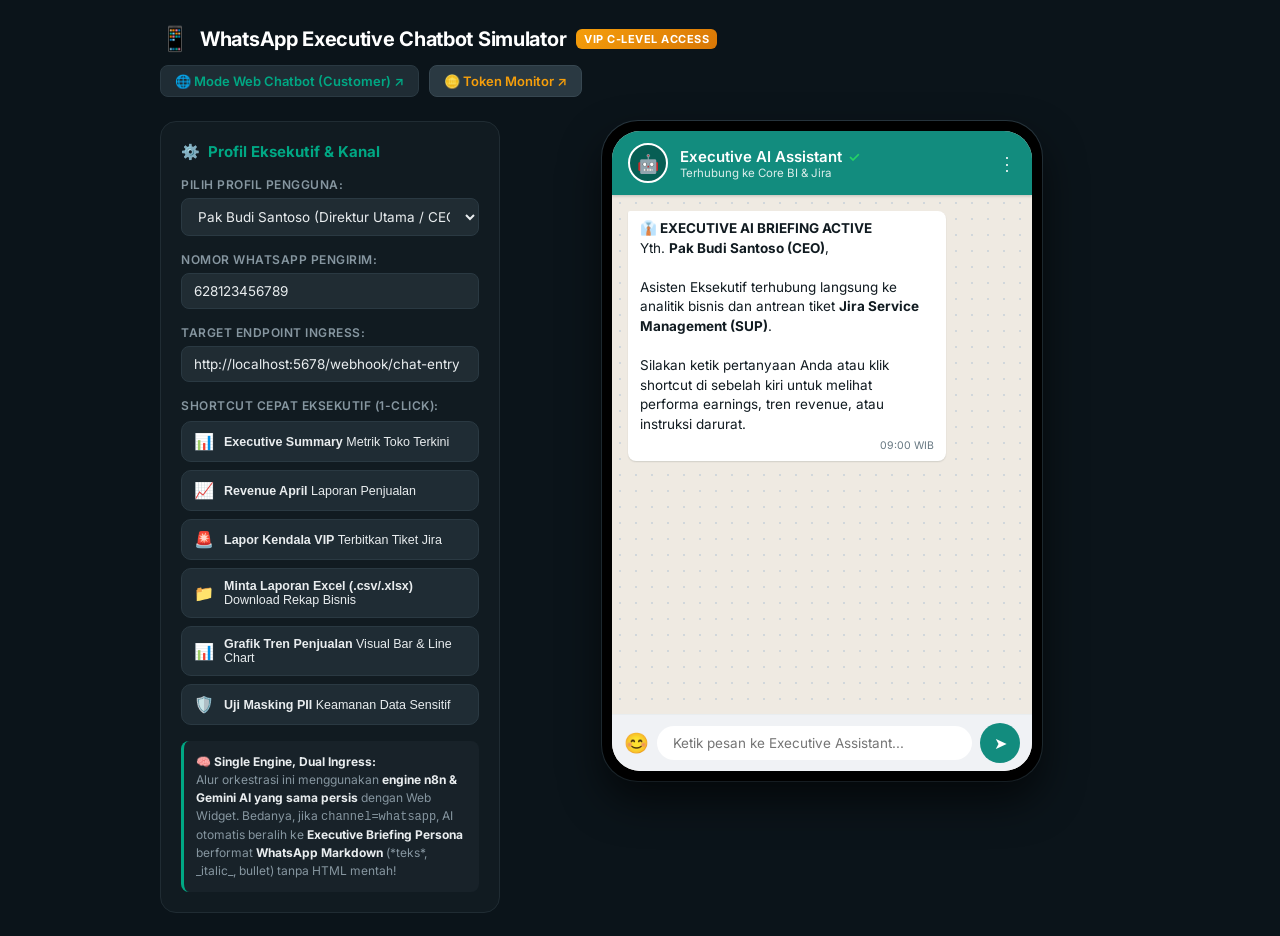
<file: package-frontend/whatsapp-executive-simulator.html>
<!DOCTYPE html>
<html lang="id">
<head>
  <meta charset="UTF-8">
  <meta name="viewport" content="width=device-width, initial-scale=1.0">
  <title>WhatsApp Executive AI Assistant Simulator</title>
  <link rel="preconnect" href="https://fonts.googleapis.com">
  <link rel="preconnect" href="https://fonts.gstatic.com" crossorigin>
  <link href="https://fonts.googleapis.com/css2?family=Inter:wght@400;500;600;700&display=swap" rel="stylesheet">
  <style>
    :root {
      --wa-header-bg: #075e54;
      --wa-header-green: #128c7e;
      --wa-chat-bg: #efeae2;
      --wa-outgoing-bubble: #d9fdd3;
      --wa-incoming-bubble: #ffffff;
      --wa-text-primary: #111b21;
      --wa-text-secondary: #667781;
      --wa-border: #e9edef;
      --wa-accent: #25d366;
    }

    * {
      box-sizing: border-box;
      margin: 0;
      padding: 0;
    }

    body {
      font-family: 'Inter', -apple-system, BlinkMacSystemFont, "Segoe UI", Roboto, sans-serif;
      background: #0b141a;
      color: #e9edef;
      min-height: 100vh;
      display: flex;
      flex-direction: column;
      align-items: center;
      padding: 24px 16px;
    }

    .top-nav {
      max-width: 960px;
      width: 100%;
      display: flex;
      justify-content: space-between;
      align-items: center;
      margin-bottom: 24px;
      flex-wrap: wrap;
      gap: 12px;
    }

    .nav-title {
      display: flex;
      align-items: center;
      gap: 10px;
    }

    .nav-title h1 {
      font-size: 20px;
      font-weight: 700;
      color: #ffffff;
      letter-spacing: -0.3px;
    }

    .vip-badge {
      background: linear-gradient(135deg, #f59e0b, #d97706);
      color: #ffffff;
      font-size: 11px;
      font-weight: 700;
      padding: 3px 8px;
      border-radius: 6px;
      text-transform: uppercase;
      letter-spacing: 0.5px;
    }

    .nav-links {
      display: flex;
      gap: 10px;
    }

    .nav-btn {
      padding: 7px 14px;
      border-radius: 8px;
      text-decoration: none;
      font-size: 13px;
      font-weight: 600;
      transition: all 0.2s ease;
      display: inline-flex;
      align-items: center;
      gap: 6px;
    }

    .nav-btn-web {
      background: #1f2c34;
      color: #00a884;
      border: 1px solid #2a3942;
    }
    .nav-btn-web:hover {
      background: #2a3942;
      color: #25d366;
    }

    .nav-btn-token {
      background: #2a3942;
      color: #f59e0b;
      border: 1px solid #374751;
    }
    .nav-btn-token:hover {
      background: #374751;
    }

    .main-layout {
      max-width: 960px;
      width: 100%;
      display: grid;
      grid-template-columns: 340px 1fr;
      gap: 24px;
      align-items: start;
    }

    @media (max-width: 840px) {
      .main-layout {
        grid-template-columns: 1fr;
      }
    }

    /* Panel Kiri: Pengaturan & Quick Action Eksekutif */
    .controls-panel {
      background: #111b21;
      border: 1px solid #202c33;
      border-radius: 16px;
      padding: 20px;
      display: flex;
      flex-direction: column;
      gap: 16px;
    }

    .panel-title {
      font-size: 15px;
      font-weight: 700;
      color: #00a884;
      display: flex;
      align-items: center;
      gap: 8px;
    }

    .field-group {
      display: flex;
      flex-direction: column;
      gap: 6px;
    }

    .field-label {
      font-size: 12px;
      font-weight: 600;
      color: #8696a0;
      text-transform: uppercase;
      letter-spacing: 0.5px;
    }

    .select-input, .text-input {
      background: #202c33;
      border: 1px solid #2a3942;
      border-radius: 8px;
      padding: 9px 12px;
      color: #e9edef;
      font-size: 13.5px;
      font-family: inherit;
      outline: none;
      transition: border-color 0.2s;
    }

    .select-input:focus, .text-input:focus {
      border-color: #00a884;
    }

    .chips-section {
      display: flex;
      flex-direction: column;
      gap: 8px;
    }

    .quick-chip {
      background: #1f2c34;
      border: 1px solid #2a3942;
      border-radius: 10px;
      padding: 10px 12px;
      color: #e9edef;
      font-size: 12.5px;
      text-align: left;
      cursor: pointer;
      transition: all 0.2s;
      display: flex;
      align-items: center;
      gap: 10px;
    }

    .quick-chip:hover {
      background: #2a3942;
      border-color: #00a884;
      transform: translateY(-1px);
    }

    .chip-icon {
      font-size: 16px;
      flex-shrink: 0;
    }

    .architecture-box {
      background: #182229;
      border-left: 3px solid #00a884;
      padding: 12px;
      border-radius: 8px;
      font-size: 12px;
      color: #8696a0;
      line-height: 1.5;
    }

    .architecture-box b {
      color: #e9edef;
    }

    /* Panel Kanan: Smartphone Simulator WhatsApp */
    .phone-mockup {
      width: 100%;
      max-width: 440px;
      margin: 0 auto;
      background: #000000;
      border-radius: 36px;
      padding: 10px;
      box-shadow: 0 20px 40px rgba(0, 0, 0, 0.6), 0 0 0 1px #2a3942;
      position: relative;
    }

    .screen-container {
      background: var(--wa-chat-bg);
      border-radius: 28px;
      overflow: hidden;
      display: flex;
      flex-direction: column;
      height: 640px;
      position: relative;
    }

    /* WhatsApp Header */
    .wa-header {
      background: var(--wa-header-green);
      padding: 12px 16px;
      display: flex;
      align-items: center;
      gap: 12px;
      color: #ffffff;
      box-shadow: 0 1px 3px rgba(0,0,0,0.2);
      z-index: 10;
    }

    .wa-avatar {
      width: 40px;
      height: 40px;
      border-radius: 50%;
      background: #075e54;
      border: 2px solid #ffffff;
      display: flex;
      align-items: center;
      justify-content: center;
      font-size: 18px;
      flex-shrink: 0;
    }

    .wa-contact-info {
      flex: 1;
      min-width: 0;
    }

    .wa-contact-name {
      font-size: 15px;
      font-weight: 600;
      display: flex;
      align-items: center;
      gap: 6px;
      white-space: nowrap;
      overflow: hidden;
      text-overflow: ellipsis;
    }

    .wa-verified {
      color: #25d366;
      font-size: 14px;
    }

    .wa-contact-status {
      font-size: 11.5px;
      opacity: 0.85;
      white-space: nowrap;
      overflow: hidden;
      text-overflow: ellipsis;
    }

    /* Chat Messages Stream */
    .wa-chat-body {
      flex: 1;
      padding: 16px;
      overflow-y: auto;
      display: flex;
      flex-direction: column;
      gap: 10px;
      background-image: radial-gradient(#d1d7db 10%, transparent 11%);
      background-size: 16px 16px;
      background-color: var(--wa-chat-bg);
    }

    .bubble-wrapper {
      display: flex;
      width: 100%;
    }

    .bubble-wrapper.user {
      justify-content: flex-end;
    }

    .bubble-wrapper.bot {
      justify-content: flex-start;
    }

    .chat-bubble {
      max-width: 82%;
      padding: 8px 12px;
      border-radius: 8px;
      font-size: 13.5px;
      line-height: 1.45;
      color: var(--wa-text-primary);
      position: relative;
      word-wrap: break-word;
      box-shadow: 0 1px 1.5px rgba(11, 20, 26, 0.13);
    }

    .bubble-wrapper.user .chat-bubble {
      background: var(--wa-outgoing-bubble);
      border-top-right-radius: 2px;
    }

    .bubble-wrapper.bot .chat-bubble {
      background: var(--wa-incoming-bubble);
      border-top-left-radius: 2px;
    }

    .bubble-time {
      float: right;
      font-size: 10.5px;
      color: var(--wa-text-secondary);
      margin-left: 10px;
      margin-top: 4px;
      display: flex;
      align-items: center;
      gap: 3px;
    }

    /* WhatsApp Markdown Formatting in Bubbles */
    .chat-bubble b, .chat-bubble strong {
      font-weight: 700;
    }

    .chat-bubble i, .chat-bubble em {
      font-style: italic;
    }

    .chat-bubble code {
      background: rgba(0, 0, 0, 0.06);
      padding: 1px 4px;
      border-radius: 4px;
      font-family: monospace;
      font-size: 12px;
    }

    .chat-bubble hr {
      border: none;
      border-top: 1px solid rgba(0, 0, 0, 0.1);
      margin: 8px 0;
    }

    .bubble-notice {
      font-size: 11px;
      color: #075e54;
      background: #e8f5e9;
      padding: 4px 8px;
      border-radius: 4px;
      margin-top: 6px;
      display: block;
    }

    /* Typing Indicator */
    .typing-indicator {
      display: inline-flex;
      align-items: center;
      gap: 4px;
      padding: 6px 12px;
      background: #ffffff;
      border-radius: 12px;
      box-shadow: 0 1px 1.5px rgba(0,0,0,0.1);
      width: fit-content;
    }

    .typing-dot {
      width: 6px;
      height: 6px;
      background: #8696a0;
      border-radius: 50%;
      animation: pulseDot 1.4s infinite ease-in-out;
    }

    .typing-dot:nth-child(2) { animation-delay: 0.2s; }
    .typing-dot:nth-child(3) { animation-delay: 0.4s; }

    @keyframes pulseDot {
      0%, 60%, 100% { transform: translateY(0); opacity: 0.4; }
      30% { transform: translateY(-4px); opacity: 1; }
    }

    /* WhatsApp Input Footer */
    .wa-footer {
      background: #f0f2f5;
      padding: 8px 12px;
      display: flex;
      align-items: center;
      gap: 8px;
      border-top: 1px solid #e9edef;
    }

    .wa-input {
      flex: 1;
      background: #ffffff;
      border: none;
      border-radius: 20px;
      padding: 9px 16px;
      font-size: 13.5px;
      font-family: inherit;
      outline: none;
      color: var(--wa-text-primary);
    }

    .wa-send-btn {
      width: 40px;
      height: 40px;
      border-radius: 50%;
      background: var(--wa-header-green);
      color: #ffffff;
      border: none;
      cursor: pointer;
      display: flex;
      align-items: center;
      justify-content: center;
      font-size: 16px;
      transition: background 0.2s;
      flex-shrink: 0;
    }

    .wa-send-btn:hover {
      background: var(--wa-accent);
    }

    .wa-send-btn:disabled {
      background: #aebac1;
      cursor: not-allowed;
    }
  </style>
</head>
<body>

  <!-- Top Navigation Bar -->
  <div class="top-nav">
    <div class="nav-title">
      <span style="font-size: 24px;">📱</span>
      <h1>WhatsApp Executive Chatbot Simulator</h1>
      <span class="vip-badge">VIP C-Level Access</span>
    </div>
    <div class="nav-links">
      <a href="index.html" class="nav-btn nav-btn-web">🌐 Mode Web Chatbot (Customer) ↗</a>
      <a href="token-dashboard.html" class="nav-btn nav-btn-token">🪙 Token Monitor ↗</a>
    </div>
  </div>

  <div class="main-layout">
    
    <!-- Left Controls Panel -->
    <div class="controls-panel">
      <div class="panel-title">
        <span>⚙️</span> Profil Eksekutif & Kanal
      </div>

      <div class="field-group">
        <label class="field-label" for="profileSelect">Pilih Profil Pengguna:</label>
        <select id="profileSelect" class="select-input">
          <option value="budi_ceo" selected>Pak Budi Santoso (Direktur Utama / CEO)</option>
          <option value="siti_cfo">Ibu Siti Rahma (Direktur Keuangan / CFO)</option>
          <option value="hendra_coo">Pak Hendra (GM Operasional)</option>
          <option value="unauthorized">Nomor Tak Dikenal (Uji Whitelist Security)</option>
        </select>
      </div>

      <div class="field-group">
        <label class="field-label">Nomor WhatsApp Pengirim:</label>
        <input type="text" id="phoneInput" class="text-input" value="628123456789" readonly>
      </div>

      <div class="field-group">
        <label class="field-label">Target Endpoint Ingress:</label>
        <input type="text" id="endpointInput" class="text-input" value="http://localhost:5678/webhook/chat-entry">
      </div>

      <div class="chips-section">
        <label class="field-label">Shortcut Cepat Eksekutif (1-Click):</label>
        <button class="quick-chip" onclick="sendPrompt('Halo, sajikan ringkasan performa toko dan metrik earnings terkini!')">
          <span class="chip-icon">📊</span>
          <span><b>Executive Summary</b> Metrik Toko Terkini</span>
        </button>
        <button class="quick-chip" onclick="sendPrompt('Bagaimana rincian performa revenue dan penjualan bulan April?')">
          <span class="chip-icon">📈</span>
          <span><b>Revenue April</b> Laporan Penjualan</span>
        </button>
        <button class="quick-chip" onclick="sendPrompt('Sistem transaksi pembayaran lambat, tolong segera prioritaskan dan investigasi!')">
          <span class="chip-icon">🚨</span>
          <span><b>Lapor Kendala VIP</b> Terbitkan Tiket Jira</span>
        </button>
        <button class="quick-chip" onclick="sendPrompt('Min, tolong kirimkan laporan performa revenue dalam format excel')">
          <span class="chip-icon">📁</span>
          <span><b>Minta Laporan Excel (.csv/.xlsx)</b> Download Rekap Bisnis</span>
        </button>
        <button class="quick-chip" onclick="sendPrompt('Tampilkan grafik visual tren penjualan dan performa revenue bulanan')">
          <span class="chip-icon">📊</span>
          <span><b>Grafik Tren Penjualan</b> Visual Bar & Line Chart</span>
        </button>
        <button class="quick-chip" onclick="sendPrompt('Cek akun saya nomor KTP 3201123456789012 dan no HP 08123456789')">
          <span class="chip-icon">🛡️</span>
          <span><b>Uji Masking PII</b> Keamanan Data Sensitif</span>
        </button>
      </div>

      <div class="architecture-box">
        <b>🧠 Single Engine, Dual Ingress:</b><br>
        Alur orkestrasi ini menggunakan <b>engine n8n & Gemini AI yang sama persis</b> dengan Web Widget. Bedanya, jika <code>channel=whatsapp</code>, AI otomatis beralih ke <b>Executive Briefing Persona</b> berformat <b>WhatsApp Markdown</b> (*teks*, _italic_, bullet) tanpa HTML mentah!
      </div>
    </div>

    <!-- Right Panel: Authentic WhatsApp Smartphone View -->
    <div class="phone-mockup">
      <div class="screen-container">
        
        <!-- WhatsApp Header -->
        <div class="wa-header">
          <div class="wa-avatar">🤖</div>
          <div class="wa-contact-info">
            <div class="wa-contact-name">
              <span>Executive AI Assistant</span>
              <span class="wa-verified" title="Akun Resmi Terverifikasi">✓</span>
            </div>
            <div class="wa-contact-status" id="headerStatus">Terhubung ke Core BI & Jira</div>
          </div>
          <div style="font-size: 18px; cursor: pointer; opacity: 0.85;">⋮</div>
        </div>

        <!-- Chat Stream -->
        <div class="wa-chat-body" id="chatBody">
          <!-- Initial Welcome Message -->
          <div class="bubble-wrapper bot">
            <div class="chat-bubble">
              <b>👔 EXECUTIVE AI BRIEFING ACTIVE</b><br>
              Yth. <b id="greetingName">Pak Budi Santoso (CEO)</b>,<br><br>
              Asisten Eksekutif terhubung langsung ke analitik bisnis dan antrean tiket <b>Jira Service Management (SUP)</b>.<br><br>
              Silakan ketik pertanyaan Anda atau klik shortcut di sebelah kiri untuk melihat performa earnings, tren revenue, atau instruksi darurat.<br>
              <div class="bubble-time">09:00 WIB</div>
            </div>
          </div>
        </div>

        <!-- WhatsApp Input Bar -->
        <div class="wa-footer">
          <span style="font-size: 20px; color: #54656f; cursor: pointer;">😊</span>
          <input type="text" id="userInput" class="wa-input" placeholder="Ketik pesan ke Executive Assistant..." onkeydown="handleKeyDown(event)">
          <button id="sendBtn" class="wa-send-btn" onclick="sendMessage()" title="Kirim">
            ➤
          </button>
        </div>

      </div>
    </div>

  </div>

  <script>
    const profiles = {
      budi_ceo: { name: "Budi Santoso (Direktur Utama)", phone: "628123456789", role: "executive", greeting: "Pak Budi Santoso (CEO)" },
      siti_cfo: { name: "Siti Rahma (Direktur Keuangan)", phone: "628198765432", role: "executive", greeting: "Ibu Siti Rahma (CFO)" },
      hendra_coo: { name: "Hendra Wijaya (GM Operasional)", phone: "628111222333", role: "executive", greeting: "Pak Hendra Wijaya (GM Operasional)" },
      unauthorized: { name: "Nomor Tak Dikenal", phone: "628999999999", role: "guest", greeting: "Tamu" }
    };

    const profileSelect = document.getElementById('profileSelect');
    const phoneInput = document.getElementById('phoneInput');
    const greetingName = document.getElementById('greetingName');
    const chatBody = document.getElementById('chatBody');
    const userInput = document.getElementById('userInput');
    const sendBtn = document.getElementById('sendBtn');
    const endpointInput = document.getElementById('endpointInput');

    profileSelect.addEventListener('change', function() {
      const selected = profiles[this.value];
      phoneInput.value = selected.phone;
      greetingName.textContent = selected.greeting;
    });

    function getCurrentTime() {
      const now = new Date();
      return now.getHours().toString().padStart(2, '0') + ':' + now.getMinutes().toString().padStart(2, '0') + ' WIB';
    }

    // Mengonversi WhatsApp Markdown ke HTML visual di browser
    function renderWhatsAppMarkdown(text) {
      if (!text) return '';
      let safe = text
        .replace(/&/g, '&amp;')
        .replace(/</g, '&lt;')
        .replace(/>/g, '&gt;');

      // Format bold *teks*
      safe = safe.replace(/\*([^*\n]+)\*/g, '<b>$1</b>');

      // Format italic _teks_
      safe = safe.replace(/_([^_\n]+)_/g, '<i>$1</i>');

      // Format strikethrough ~teks~
      safe = safe.replace(/~([^~\n]+)~/g, '<del>$1</del>');

      // Format code `teks`
      safe = safe.replace(/`([^`\n]+)`/g, '<code>$1</code>');

      // Deteksi URL QuickChart dan render sebagai gambar WhatsApp media
      const chartRegex = /(https:\/\/quickchart\.io\/chart\?[^\s<]+)/g;
      safe = safe.replace(chartRegex, function(match) {
        return `<div style="margin: 8px 0;"><img src="${match}" alt="Grafik Tren Penjualan" style="width: 100%; max-width: 360px; border-radius: 8px; box-shadow: 0 2px 6px rgba(0,0,0,0.15); display: block;"><small style="display:block; color:#667781; font-size:11px; margin-top:4px;">📊 Grafik Interaktif QuickChart HD</small></div>`;
      });

      // Deteksi Tautan Download Excel dan render sebagai tombol unduh WhatsApp file
      const excelRegex = /(http[s]?:\/\/[^\s<]+\/api\/v1\/reports\/store-metrics\/excel)/g;
      safe = safe.replace(excelRegex, function(match) {
        return `<div style="margin: 8px 0;"><a href="${match}" target="_blank" style="display: inline-flex; align-items: center; gap: 8px; background: #075e54; color: #ffffff; padding: 8px 14px; border-radius: 8px; text-decoration: none; font-size: 12.5px; font-weight: 600; box-shadow: 0 1px 3px rgba(0,0,0,0.2);"><span>📥</span> Unduh Spreadsheet Excel (.csv)</a></div>`;
      });

      // Line breaks
      safe = safe.replace(/\n/g, '<br>');

      return safe;
    }

    function appendMessage(text, isUser = false) {
      const wrapper = document.createElement('div');
      wrapper.className = `bubble-wrapper ${isUser ? 'user' : 'bot'}`;

      const bubble = document.createElement('div');
      bubble.className = 'chat-bubble';

      if (isUser) {
        bubble.textContent = text;
      } else {
        bubble.innerHTML = renderWhatsAppMarkdown(text);
      }

      const timeSpan = document.createElement('div');
      timeSpan.className = 'bubble-time';
      timeSpan.textContent = getCurrentTime() + (isUser ? ' ✓✓' : '');
      bubble.appendChild(timeSpan);

      wrapper.appendChild(bubble);
      chatBody.appendChild(wrapper);
      chatBody.scrollTop = chatBody.scrollHeight;
    }

    function showTypingIndicator() {
      const wrapper = document.createElement('div');
      wrapper.id = 'typingWrapper';
      wrapper.className = 'bubble-wrapper bot';
      wrapper.innerHTML = `
        <div class="typing-indicator">
          <div class="typing-dot"></div>
          <div class="typing-dot"></div>
          <div class="typing-dot"></div>
        </div>
      `;
      chatBody.appendChild(wrapper);
      chatBody.scrollTop = chatBody.scrollHeight;
    }

    function removeTypingIndicator() {
      const indicator = document.getElementById('typingWrapper');
      if (indicator) indicator.remove();
    }

    function handleKeyDown(event) {
      if (event.key === 'Enter') {
        sendMessage();
      }
    }

    function sendPrompt(text) {
      userInput.value = text;
      sendMessage();
    }

    async function sendMessage() {
      const text = userInput.value.trim();
      if (!text) return;

      const profile = profiles[profileSelect.value];
      const endpoint = endpointInput.value.trim() || 'http://localhost:5678/webhook/chat-entry';

      appendMessage(text, true);
      userInput.value = '';
      sendBtn.disabled = true;
      showTypingIndicator();

      // Payload universal dengan channel: 'whatsapp' dan role: 'executive'
      const payload = {
        conversation_id: 'wa_' + profile.phone,
        user_id: profile.phone,
        user_name: profile.name,
        message: text,
        channel: 'whatsapp',
        role: profile.role
      };

      try {
        const response = await fetch(endpoint, {
          method: 'POST',
          headers: {
            'Content-Type': 'application/json'
          },
          body: JSON.stringify(payload)
        });

        removeTypingIndicator();
        sendBtn.disabled = false;

        if (response.ok) {
          const data = await response.json();
          const replyText = data.reply || data.whatsapp_reply || 'Respon diterima tanpa teks.';
          appendMessage(replyText, false);
        } else {
          appendMessage('⚠️ *Gagal Terhubung ke Orkestrator*\nStatus HTTP: ' + response.status + '\nPastikan server n8n atau backend berjalan di: ' + endpoint, false);
        }
      } catch (err) {
        removeTypingIndicator();
        sendBtn.disabled = false;
        appendMessage('⚠️ *Kendala Konektivitas*\nTidak dapat menghubungi endpoint: ' + endpoint + '\n' + err.message, false);
      }
    }
  </script>
</body>
</html>
</file>
